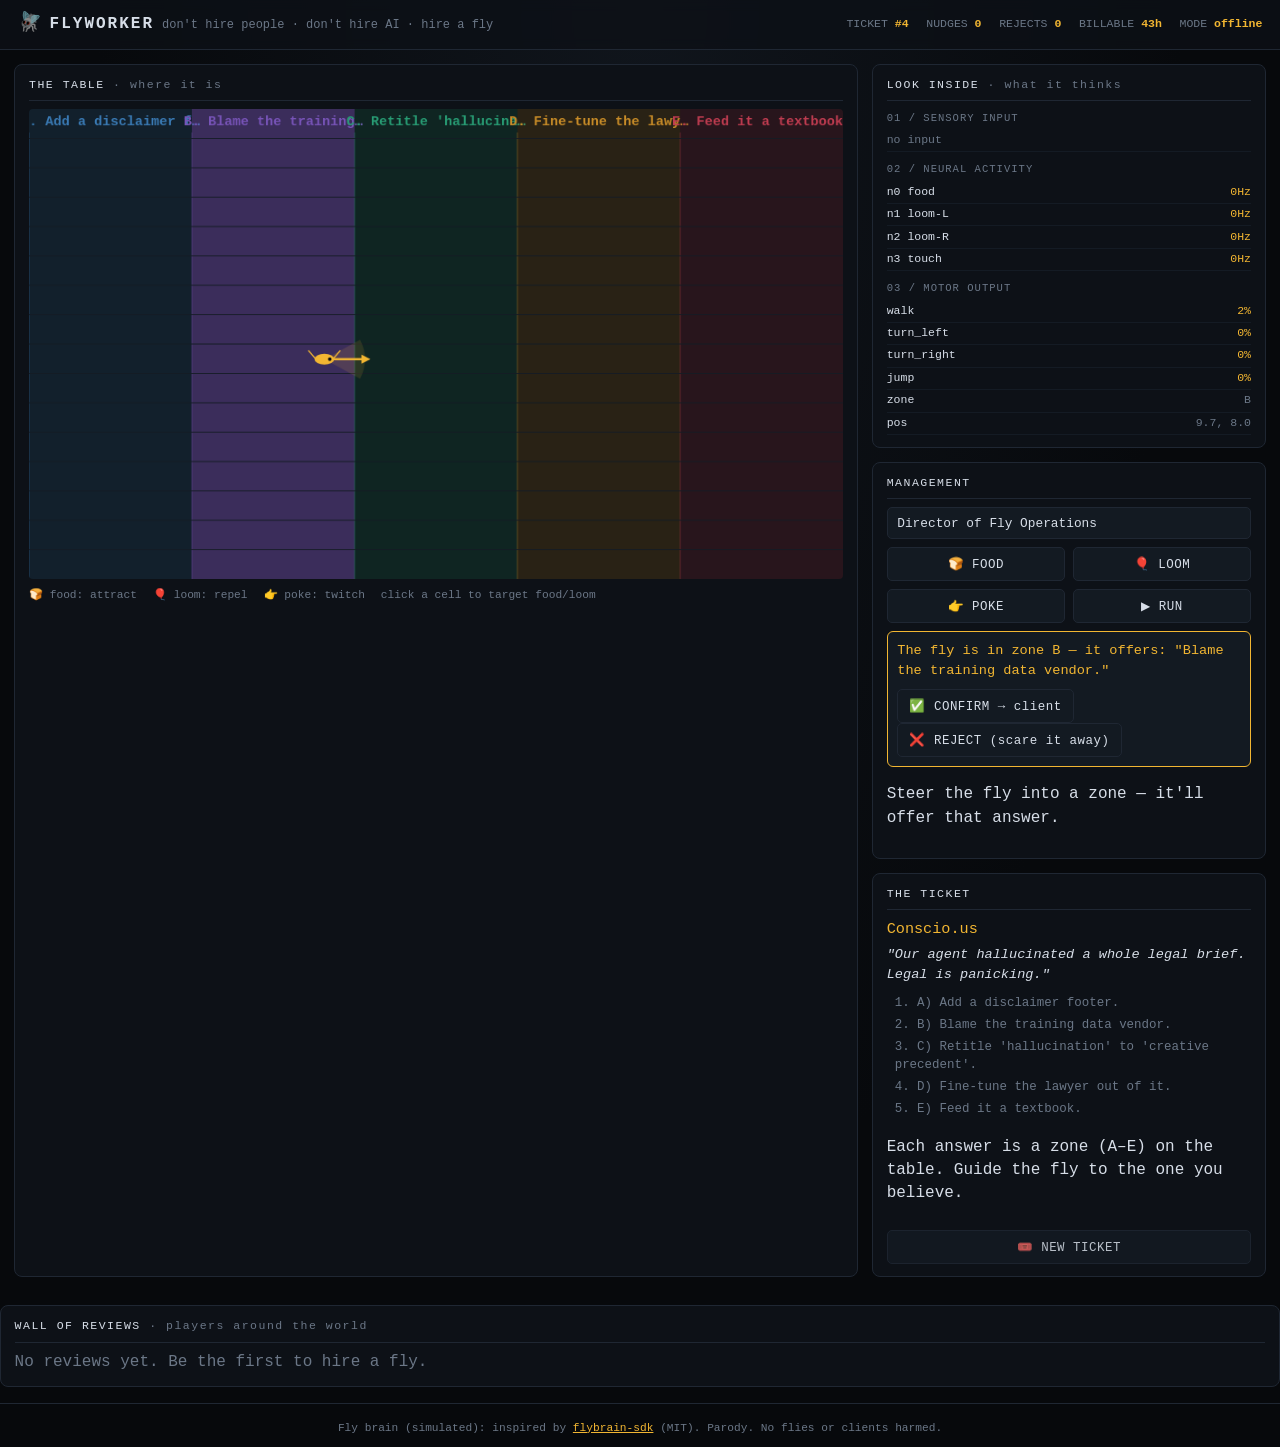
<file: src/flyworker/static/index.html>
<!DOCTYPE html>
<html lang="en">
<head>
  <meta charset="utf-8" />
  <meta name="viewport" content="width=device-width, initial-scale=1" />
  <title>FLYWORKER — hire a fly</title>
  <link rel="stylesheet" href="style.css" />
</head>
<body>
  <div class="hud">
    <div class="brand">
      <span class="logo">🪰</span>
      <span class="title">FLYWORKER</span>
      <span class="sub">don't hire people · don't hire AI · hire a fly</span>
    </div>
    <div class="hud-stats">
      <span class="stat">TICKET <b id="ticket-id">—</b></span>
      <span class="stat">NUDGES <b id="nudges">0</b></span>
      <span class="stat">REJECTS <b id="rejects">0</b></span>
      <span class="stat">BILLABLE <b id="billable">—</b></span>
      <span class="stat">MODE <b id="wiremode">offline</b></span>
    </div>
  </div>

  <div class="layout">
    <!-- Main viewport: the table -->
    <div class="panel viewport-panel">
      <div class="panel-head">THE TABLE <span class="dim">· where it is</span></div>
      <canvas id="table" width="900" height="520"></canvas>
      <div class="viewport-foot">
        <span>🍞 food: attract</span>
        <span>🎈 loom: repel</span>
        <span>👉 poke: twitch</span>
        <span class="dim">click a cell to target food/loom</span>
      </div>
    </div>

    <!-- Right column: look inside + management -->
    <div class="side">
      <div class="panel">
        <div class="panel-head">LOOK INSIDE <span class="dim">· what it thinks</span></div>
        <div class="subhead">01 / SENSORY INPUT</div>
        <div id="sensory" class="readout">—</div>
        <div class="subhead">02 / NEURAL ACTIVITY</div>
        <div id="neural" class="readout">—</div>
        <div class="subhead">03 / MOTOR OUTPUT</div>
        <div id="motor" class="readout">—</div>
      </div>

      <div class="panel">
        <div class="panel-head">MANAGEMENT</div>
        <input id="title" class="title-input" placeholder="Your management title" />
        <div class="controls">
          <button data-kind="food">🍞 FOOD</button>
          <button data-kind="loom">🎈 LOOM</button>
          <button data-kind="poke">👉 POKE</button>
          <button data-kind="run">▶ RUN</button>
        </div>
        <div id="offering" class="offering hidden">
          <div class="answer" id="offer-answer"></div>
          <div class="actions">
            <button id="ok-btn">✅ CONFIRM → client</button>
            <button id="reject-btn">❌ REJECT (scare it away)</button>
          </div>
        </div>
        <p class="hint">Steer the fly into a zone — it'll offer that answer.</p>
      </div>

      <div class="panel">
        <div class="panel-head">THE TICKET</div>
        <div id="client" class="client">—</div>
        <div id="ask" class="ask">—</div>
        <ol id="answers" class="answers"></ol>
        <p class="hint">Each answer is a zone (A–E) on the table. Guide the fly to the one you believe.</p>
        <button id="new-btn" class="wide secondary">🎟️ NEW TICKET</button>
      </div>
    </div>
  </div>

  <!-- Performance review -->
  <div id="review" class="panel review hidden">
    <div class="panel-head">PERFORMANCE REVIEW</div>
    <div id="review-text" class="review-text"></div>
    <div id="review-flavor" class="review-flavor"></div>
    <button id="next-btn" class="wide">🎟️ NEXT TICKET</button>
  </div>

  <!-- Shared wall -->
  <div class="panel wall">
    <div class="panel-head">WALL OF REVIEWS <span class="dim">· players around the world</span></div>
    <div id="wall-list" class="wall-list"></div>
  </div>

  <footer>
    Fly brain (simulated): inspired by
    <a href="https://github.com/freeman-1984-coder/flybrain-sdk" target="_blank">flybrain-sdk</a> (MIT).
    Parody. No flies or clients harmed.
  </footer>

  <script src="config.js"></script>
  <script src="app.js"></script>
</body>
</html>
</file>
<file: src/flyworker/static/style.css>
:root {
  --bg: #07090c;
  --panel: #0d1117;
  --panel-2: #131a22;
  --border: #1f2733;
  --text: #d7dee8;
  --dim: #6b7787;
  --accent: #f2b632;
  --ok: #3fd68f;
  --bad: #f97373;
  --food: #facc15;
  --loom: #fb5f76;
}

* { box-sizing: border-box; }

body {
  margin: 0;
  font-family: "SF Mono", ui-monospace, Menlo, Consolas, monospace;
  background:
    radial-gradient(ellipse at top, #10151c 0%, var(--bg) 60%);
  color: var(--text);
  line-height: 1.45;
  min-height: 100vh;
}

/* ---- HUD ---- */
.hud {
  display: flex;
  justify-content: space-between;
  align-items: center;
  padding: 0.65rem 1.1rem;
  border-bottom: 1px solid var(--border);
  background: rgba(13, 17, 23, 0.8);
  position: sticky;
  top: 0;
  z-index: 10;
  backdrop-filter: blur(6px);
}
.brand { display: flex; align-items: baseline; gap: 0.5rem; }
.logo { font-size: 1.2rem; }
.title { font-weight: 700; letter-spacing: 2px; font-size: 1rem; }
.sub { color: var(--dim); font-size: 0.75rem; }
.hud-stats { display: flex; gap: 1.1rem; font-size: 0.72rem; color: var(--dim); }
.stat b { color: var(--accent); font-weight: 600; }

/* ---- layout ---- */
.layout {
  display: grid;
  grid-template-columns: 3fr 1.4fr;
  gap: 0.9rem;
  padding: 0.9rem;
  max-width: 1280px;
  margin: 0 auto;
}
.side { display: flex; flex-direction: column; gap: 0.9rem; }

.panel {
  background: var(--panel);
  border: 1px solid var(--border);
  border-radius: 8px;
  padding: 0.75rem 0.85rem;
}
.panel-head {
  font-size: 0.72rem;
  letter-spacing: 1.5px;
  color: var(--text);
  margin-bottom: 0.5rem;
  border-bottom: 1px solid var(--border);
  padding-bottom: 0.4rem;
}
.dim { color: var(--dim); font-weight: 400; }
.subhead { color: var(--dim); font-size: 0.66rem; letter-spacing: 1px; margin: 0.6rem 0 0.25rem; }

/* ---- canvas ---- */
.viewport-panel { overflow: hidden; }
canvas { width: 100%; height: auto; display: block; border-radius: 4px; }
.viewport-foot {
  display: flex; gap: 1rem; margin-top: 0.5rem;
  font-size: 0.7rem; color: var(--dim); flex-wrap: wrap;
}

/* ---- readouts ---- */
.readout { font-size: 0.72rem; }
.readout .row {
  display: flex; justify-content: space-between;
  padding: 0.15rem 0; border-bottom: 1px solid #141b24;
}
.readout .row span:first-child { color: var(--text); }
.readout .bar { color: var(--accent); }
.readout .on { color: var(--food); font-weight: 600; }
.readout .dim { color: var(--dim); }

/* ---- management ---- */
.title-input {
  width: 100%; background: var(--panel-2); border: 1px solid var(--border);
  color: var(--text); padding: 0.45rem 0.6rem; border-radius: 5px; margin-bottom: 0.5rem;
  font-family: inherit; font-size: 0.8rem;
}
.controls { display: grid; grid-template-columns: 1fr 1fr; gap: 0.5rem; }
.wide { width: 100%; margin-top: 0.5rem; }
.secondary { opacity: 0.85; }

button {
  background: var(--panel-2); border: 1px solid var(--border); color: var(--text);
  padding: 0.5rem 0.7rem; border-radius: 5px; cursor: pointer; font-family: inherit;
  font-size: 0.78rem; letter-spacing: 0.5px;
}
button:hover { border-color: var(--accent); color: var(--accent); }
button:active { transform: translateY(1px); }

.offering { background: var(--panel-2); border: 1px solid var(--accent); border-radius: 6px; padding: 0.6rem; margin-top: 0.5rem; }
.offering .answer { color: var(--accent); margin-bottom: 0.5rem; font-size: 0.85rem; }
.offering .actions button { margin-right: 0.4rem; }
.hidden { display: none !important; }

/* ---- ticket ---- */
.client { color: var(--accent); font-size: 0.95rem; }
.ask { font-size: 0.85rem; margin: 0.3rem 0 0.5rem; font-style: italic; }
.answers { list-style-position: inside; padding-left: 0.5rem; margin: 0; font-size: 0.78rem; }
.answers li { color: var(--dim); padding: 0.12rem 0; }

/* ---- review ---- */
.review { border-color: var(--accent); margin: 0.9rem auto; max-width: 1280px; }
.review-text { font-size: 0.95rem; margin: 0.3rem 0; }
.review-flavor { color: var(--dim); font-size: 0.8rem; }

/* ---- wall ---- */
.wall { margin: 0.9rem auto; max-width: 1280px; }
.wall-list { display: grid; gap: 0.55rem; max-height: 340px; overflow-y: auto; }
.review-card { background: var(--panel-2); border: 1px solid var(--border); border-radius: 6px; padding: 0.55rem 0.7rem; }
.review-card.ok { border-left: 3px solid var(--ok); }
.review-card.bad { border-left: 3px solid var(--bad); }
.review-card .who { color: var(--accent); font-size: 0.82rem; }
.review-card .ans { font-size: 0.8rem; }
.review-card .meta { color: var(--dim); font-size: 0.68rem; margin-top: 0.2rem; }

footer {
  text-align: center; color: var(--dim); font-size: 0.7rem;
  padding: 1rem; border-top: 1px solid var(--border); margin-top: 1rem;
}
footer a { color: var(--accent); }

@media (max-width: 860px) {
  .layout { grid-template-columns: 1fr; }
  .hud { flex-direction: column; gap: 0.4rem; align-items: flex-start; }
}
</file>
